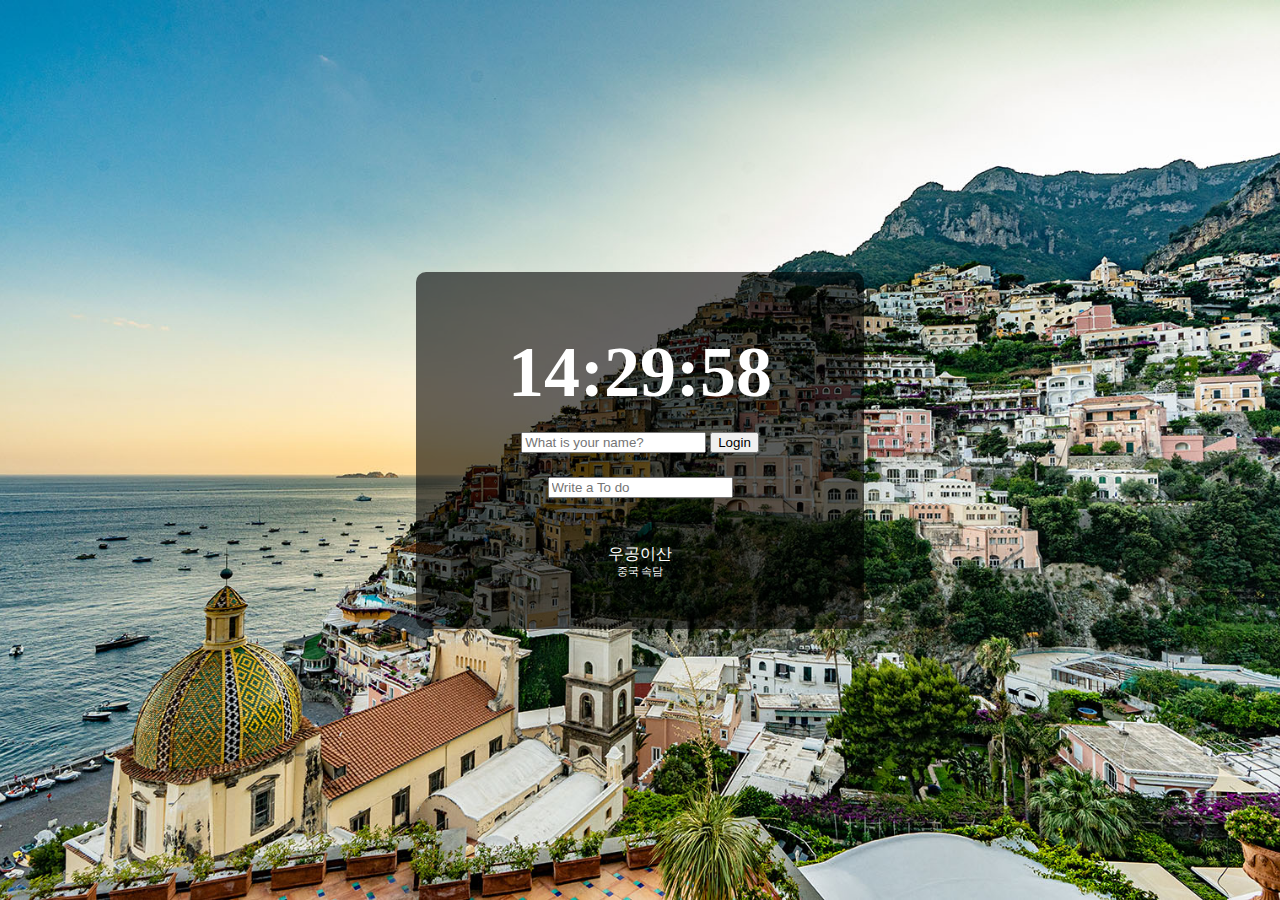
<file: index.html>
<!DOCTYPE html>
<html lang="en">
  <head>
    <meta charset="UTF-8" />
    <meta http-equiv="X-UA-Compatible" content="IE=edge" />
    <meta name="viewport" content="width=device-width, initial-scale=1.0" />
    <title>Clock - Vanilla JS Challenge</title>
    <link rel="stylesheet" href="css/style.css" />
  </head>
  <body>
    <div class="content">
      <h2 id="clock">00:00</h2>

      <form id="login-form" class="hidden">
        <input
          required
          maxlength="15"
          type="text"
          placeholder="What is your name?"
        />
        <input type="submit" value="Login" />
      </form>
      <h1 id="greeting" class="hidden"></h1>

      <form id="todo-form">
        <input type="text" placeholder="Write a To do" required />
      </form>

      <ul id="todo-list"></ul>

      <div id="quote">
        <span></span>
        <span></span>
      </div>

      <div id="weather">
        <span></span>
        <span></span>
      </div>
    </div>

    <script src="js/greetings.js"></script>
    <script src="js/clock.js"></script>
    <script src="js/quotes.js"></script>
    <script src="js/background.js"></script>
    <script src="js/todo.js"></script>
    <script src="js/weather.js"></script>
  </body>
</html>
</file>
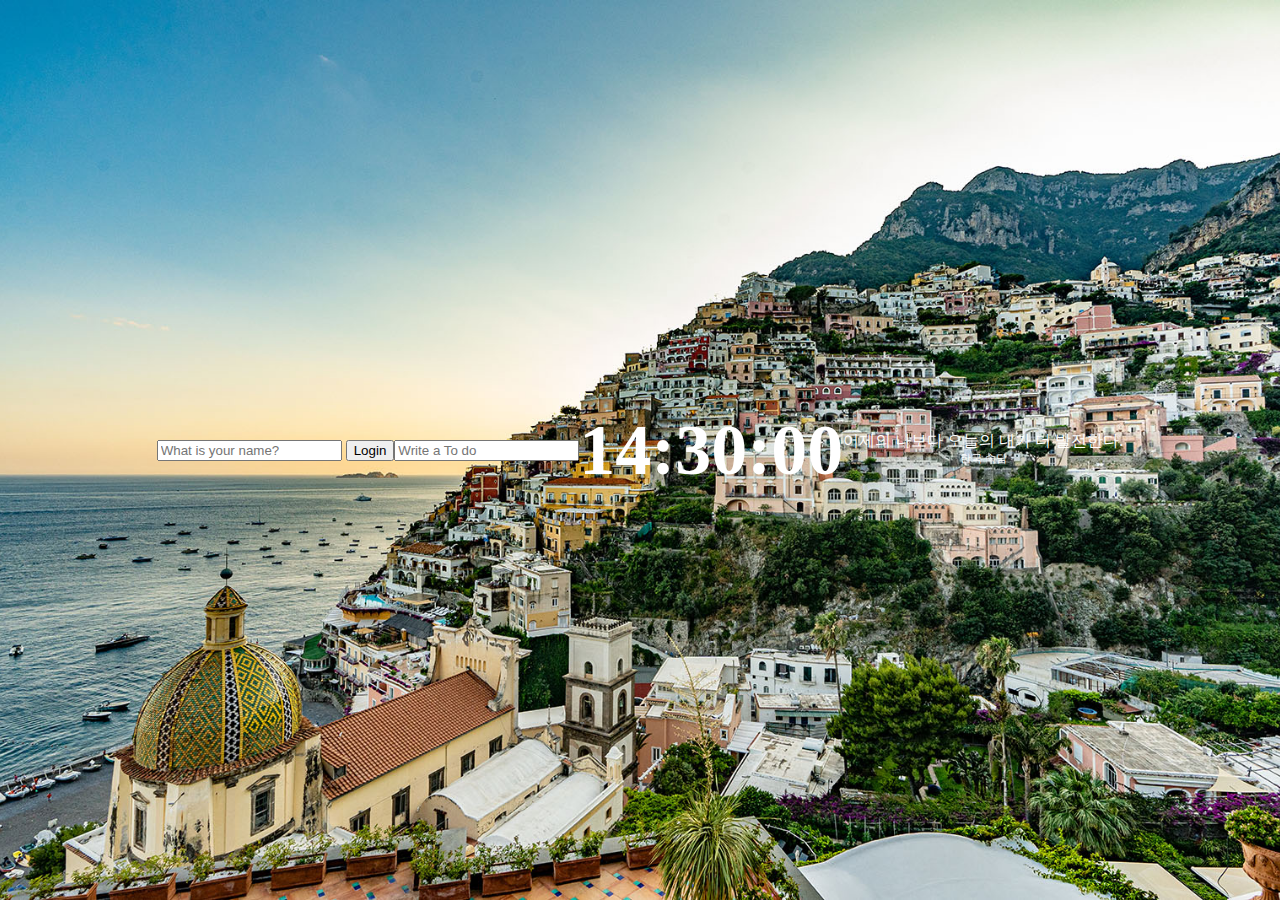
<file: todos.html>
<!DOCTYPE html>
<html lang="en">
  <head>
    <meta charset="UTF-8" />
    <meta http-equiv="X-UA-Compatible" content="IE=edge" />
    <meta name="viewport" content="width=device-width, initial-scale=1.0" />
    <title>Chapter 6</title>
    <link rel="stylesheet" href="css/style.css" />
  </head>
  <body>
    <form id="login-form" class="hidden">
      <input
        required
        maxlength="15"
        type="text"
        placeholder="What is your name?"
      />
      <input type="submit" value="Login" />
    </form>
    <h1 id="greeting" class="hidden"></h1>

    <form id="todo-form">
      <input type="text" placeholder="Write a To do" required />
    </form>

    <ul id="todo-list"></ul>

    <h2 id="clock">00:00</h2>

    <div id="quote">
      <span></span>
      <span></span>
    </div>

    <div id="weather">
      <span></span>
      <span></span>
    </div>

    <script src="js/greetings.js"></script>
    <script src="js/clock.js"></script>
    <script src="js/quotes.js"></script>
    <script src="js/background.js"></script>
    <script src="js/todo.js"></script>
    <script src="js/weather.js"></script>
  </body>
</html>
</file>
<file: css/style.css>
@import "reset.css";

body {
  background-position: center center;
  background-size: cover;
  background-repeat: no-repeat;
  height: 100vh;
  display: flex;
  justify-content: center;
  align-items: center;
  color: #fff;
}

.hidden {
  display: none;
}

.content {
  min-width: 400px;
  display: flex;
  flex-direction: column;
  justify-content: center;
  align-items: center;
  gap: 24px;
  padding: 64px 24px 24px 24px;
  background: rgba(0, 0, 0, 0.6);
  border-radius: 10px;
}

#greeting {
  font-size: 24px;
  font-weight: 700;
}

#clock {
  font-size: 72px;
  font-weight: 700;
}

#quote span {
  display: block;
  overflow: hidden;
}

img {
  width: 100%;
  height: auto;
}

#quote span {
  text-align: center;
  padding-bottom: 4px;
}

#quote span:last-child {
  font-size: 11px;
}
</file>
